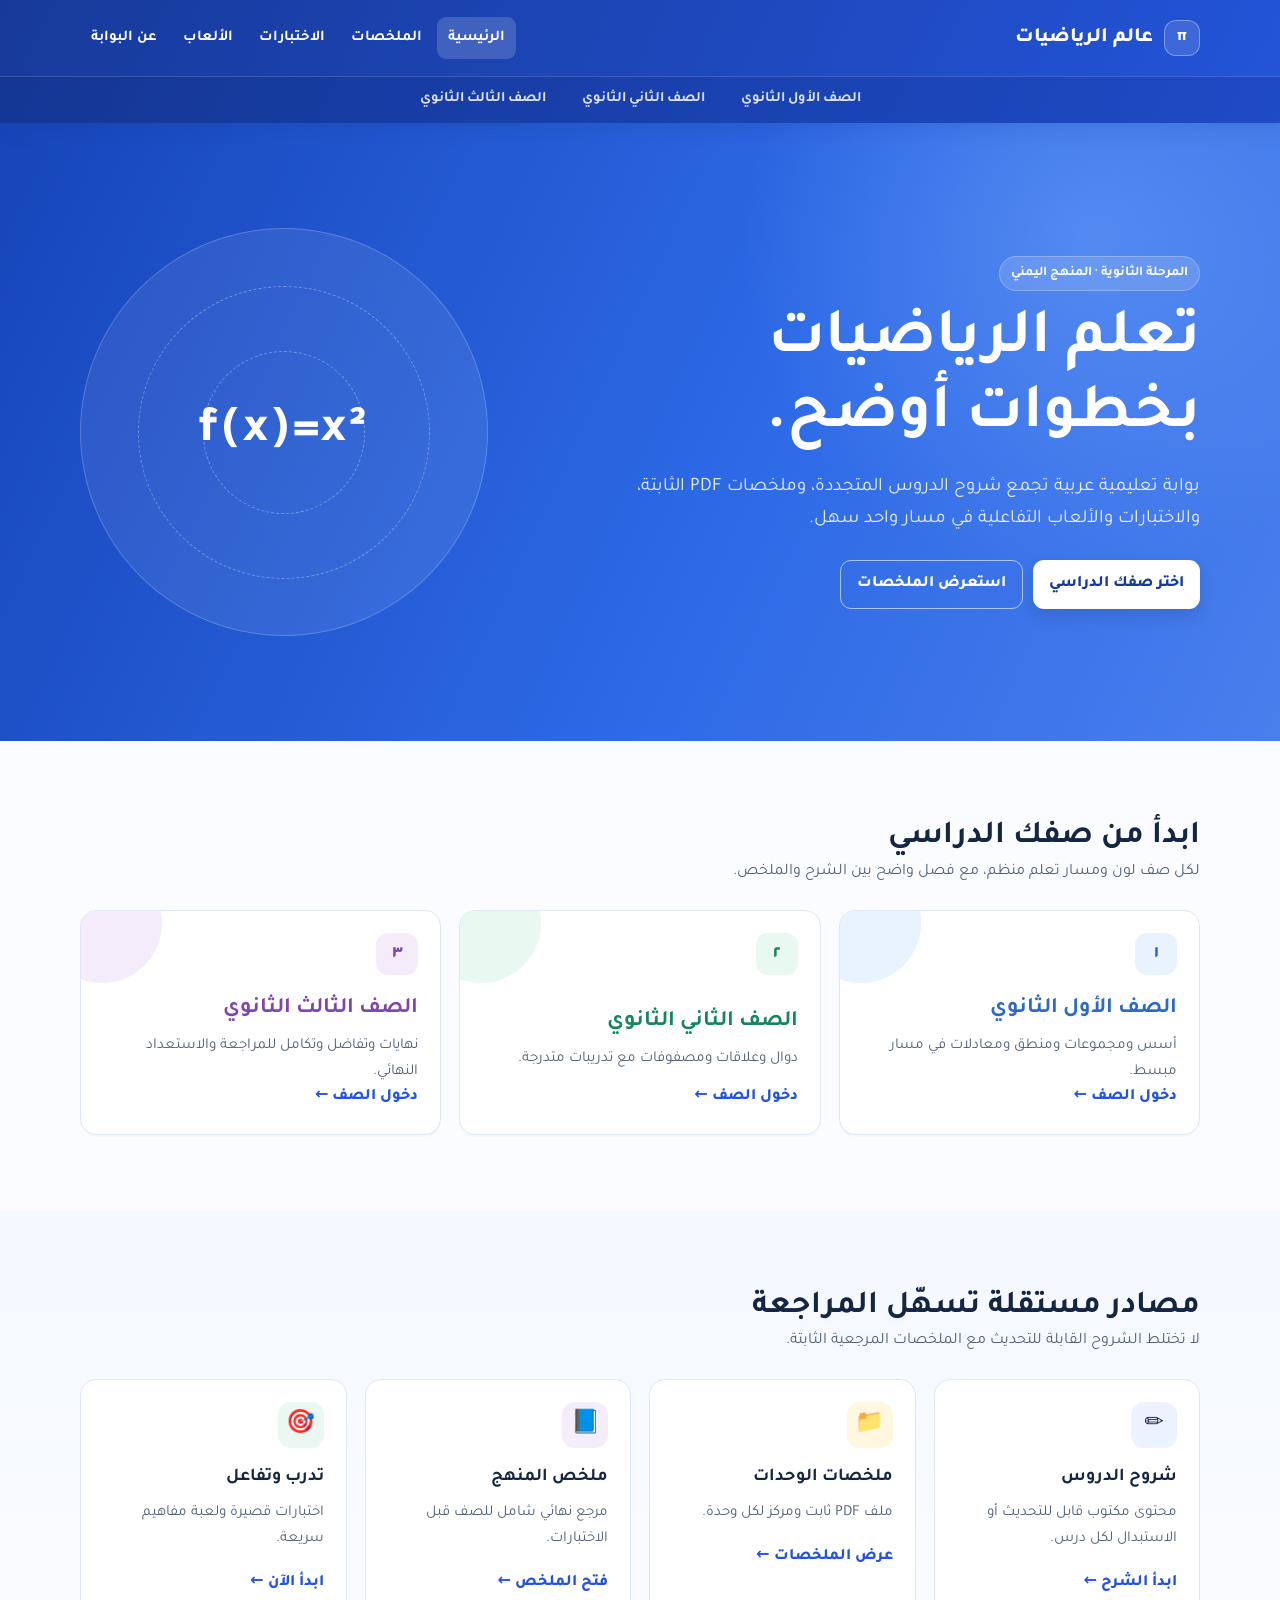
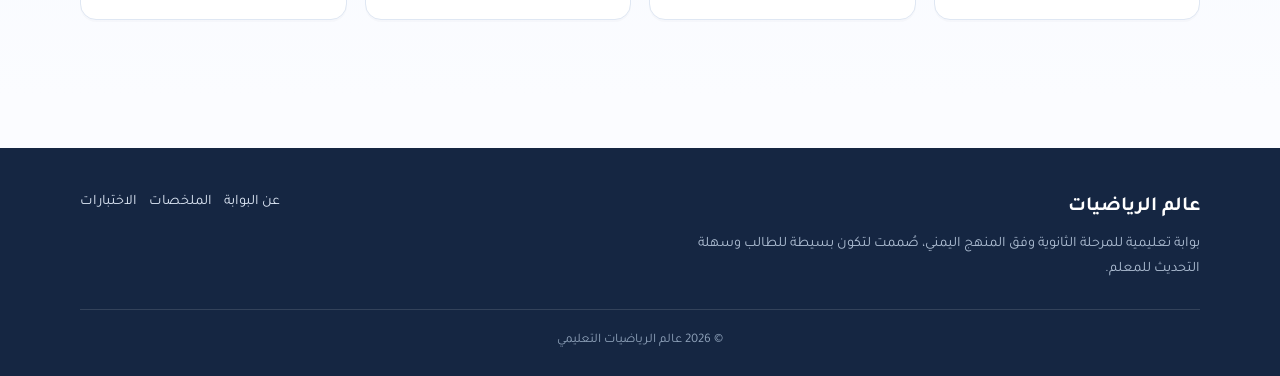
<file: index.html>
<!doctype html>
<html lang="ar" dir="rtl">
  <head>
    <meta charset="utf-8" />
    <meta name="viewport" content="width=device-width, initial-scale=1" />
    <meta name="description" content="بوابة عربية لمادة الرياضيات للمرحلة الثانوية وفق المنهج اليمني." />
    <title>عالم الرياضيات | بوابة المرحلة الثانوية</title>
    <link rel="preconnect" href="https://fonts.googleapis.com" />
    <link rel="preconnect" href="https://fonts.gstatic.com" crossorigin />
    <link href="https://fonts.googleapis.com/css2?family=Tajawal:wght@400;500;700;800&display=swap" rel="stylesheet" />
    <link rel="stylesheet" href="assets/css/style.css" />
  </head>
  <body>
    <a class="skip-link" href="#main">تجاوز إلى المحتوى</a>
    <header class="site-header">
      <div class="container topbar">
        <a class="brand" href="index.html"><span class="brand-mark">π</span>عالم الرياضيات</a>
        <button class="nav-toggle" id="nav-toggle" aria-controls="main-nav" aria-expanded="false" aria-label="فتح القائمة">☰</button>
        <nav class="main-nav" id="main-nav" aria-label="التنقل الرئيسي"><a href="index.html" aria-current="page">الرئيسية</a><a href="summaries.html?grade=first">الملخصات</a><a href="quiz.html?grade=first">الاختبارات</a><a href="game.html?grade=first">الألعاب</a><a href="about.html">عن البوابة</a></nav>
      </div>
      <nav class="grade-nav" aria-label="اختيار الصف"><div class="container"><a href="grade.html?grade=first">الصف الأول الثانوي</a><a href="grade.html?grade=second">الصف الثاني الثانوي</a><a href="grade.html?grade=third">الصف الثالث الثانوي</a></div></nav>
    </header>
    <main id="main">
      <section class="hero">
        <div class="container hero-grid"><div><span class="eyebrow">المرحلة الثانوية · المنهج اليمني</span><h1>تعلم الرياضيات بخطوات أوضح.</h1><p>بوابة تعليمية عربية تجمع شروح الدروس المتجددة، وملخصات PDF الثابتة، والاختبارات والألعاب التفاعلية في مسار واحد سهل.</p><div class="hero-actions"><a class="button button-primary" href="#grades">اختر صفك الدراسي</a><a class="button button-outline" href="summaries.html?grade=first">استعرض الملخصات</a></div></div><div class="hero-orbit" aria-hidden="true"><div class="equation">f(x)=x²</div></div></div>
      </section>
      <section class="section" id="grades"><div class="container"><div class="section-heading"><div><h2>ابدأ من صفك الدراسي</h2><p>لكل صف لون ومسار تعلم منظم، مع فصل واضح بين الشرح والملخص.</p></div></div><div class="grid grade-grid">
        <a class="card grade-card grade-first" href="grade.html#grade=first"><span class="grade-number">١</span><div><h3>الصف الأول الثانوي</h3><p>أسس ومجموعات ومنطق ومعادلات في مسار مبسط.</p></div><span class="text-link">دخول الصف ←</span></a>
        <a class="card grade-card grade-second" href="grade.html#grade=second"><span class="grade-number">٢</span><div><h3>الصف الثاني الثانوي</h3><p>دوال وعلاقات ومصفوفات مع تدريبات متدرجة.</p></div><span class="text-link">دخول الصف ←</span></a>
        <a class="card grade-card grade-third" href="grade.html#grade=third"><span class="grade-number">٣</span><div><h3>الصف الثالث الثانوي</h3><p>نهايات وتفاضل وتكامل للمراجعة والاستعداد النهائي.</p></div><span class="text-link">دخول الصف ←</span></a>
      </div></div></section>
      <section class="section section-tint"><div class="container"><div class="section-heading"><div><h2>مصادر مستقلة تسهّل المراجعة</h2><p>لا تختلط الشروح القابلة للتحديث مع الملخصات المرجعية الثابتة.</p></div></div><div class="grid path-grid">
        <a class="card path-card" href="lesson.html?grade=first"><span class="path-icon">✏️</span><h3>شروح الدروس</h3><p>محتوى مكتوب قابل للتحديث أو الاستبدال لكل درس.</p><span class="text-link">ابدأ الشرح ←</span></a>
        <a class="card path-card" href="summaries.html?grade=first" style="--path-wash:#fff7df"><span class="path-icon">📁</span><h3>ملخصات الوحدات</h3><p>ملف PDF ثابت ومركز لكل وحدة.</p><span class="text-link">عرض الملخصات ←</span></a>
        <a class="card path-card" href="summaries.html?grade=first" style="--path-wash:#f4edfa"><span class="path-icon">📘</span><h3>ملخص المنهج</h3><p>مرجع نهائي شامل للصف قبل الاختبارات.</p><span class="text-link">فتح الملخص ←</span></a>
        <a class="card path-card" href="quiz.html?grade=first" style="--path-wash:#ebf8f1"><span class="path-icon">🎯</span><h3>تدرب وتفاعل</h3><p>اختبارات قصيرة ولعبة مفاهيم سريعة.</p><span class="text-link">ابدأ الآن ←</span></a>
      </div></div></section>
    </main>
    <footer class="site-footer"><div class="container"><div class="footer-grid"><div><h2>عالم الرياضيات</h2><p>بوابة تعليمية للمرحلة الثانوية وفق المنهج اليمني، صُممت لتكون بسيطة للطالب وسهلة التحديث للمعلم.</p></div><nav class="footer-links" aria-label="روابط التذييل"><a href="about.html">عن البوابة</a><a href="summaries.html?grade=first">الملخصات</a><a href="quiz.html?grade=first">الاختبارات</a></nav></div><div class="copyright">© 2026 عالم الرياضيات التعليمي</div></div></footer>
    <div class="toast" id="toast" role="status" aria-live="polite"></div>
    <script src="content/site-data.js"></script><script src="assets/js/app.js"></script>
  </body>
</html>
</file>
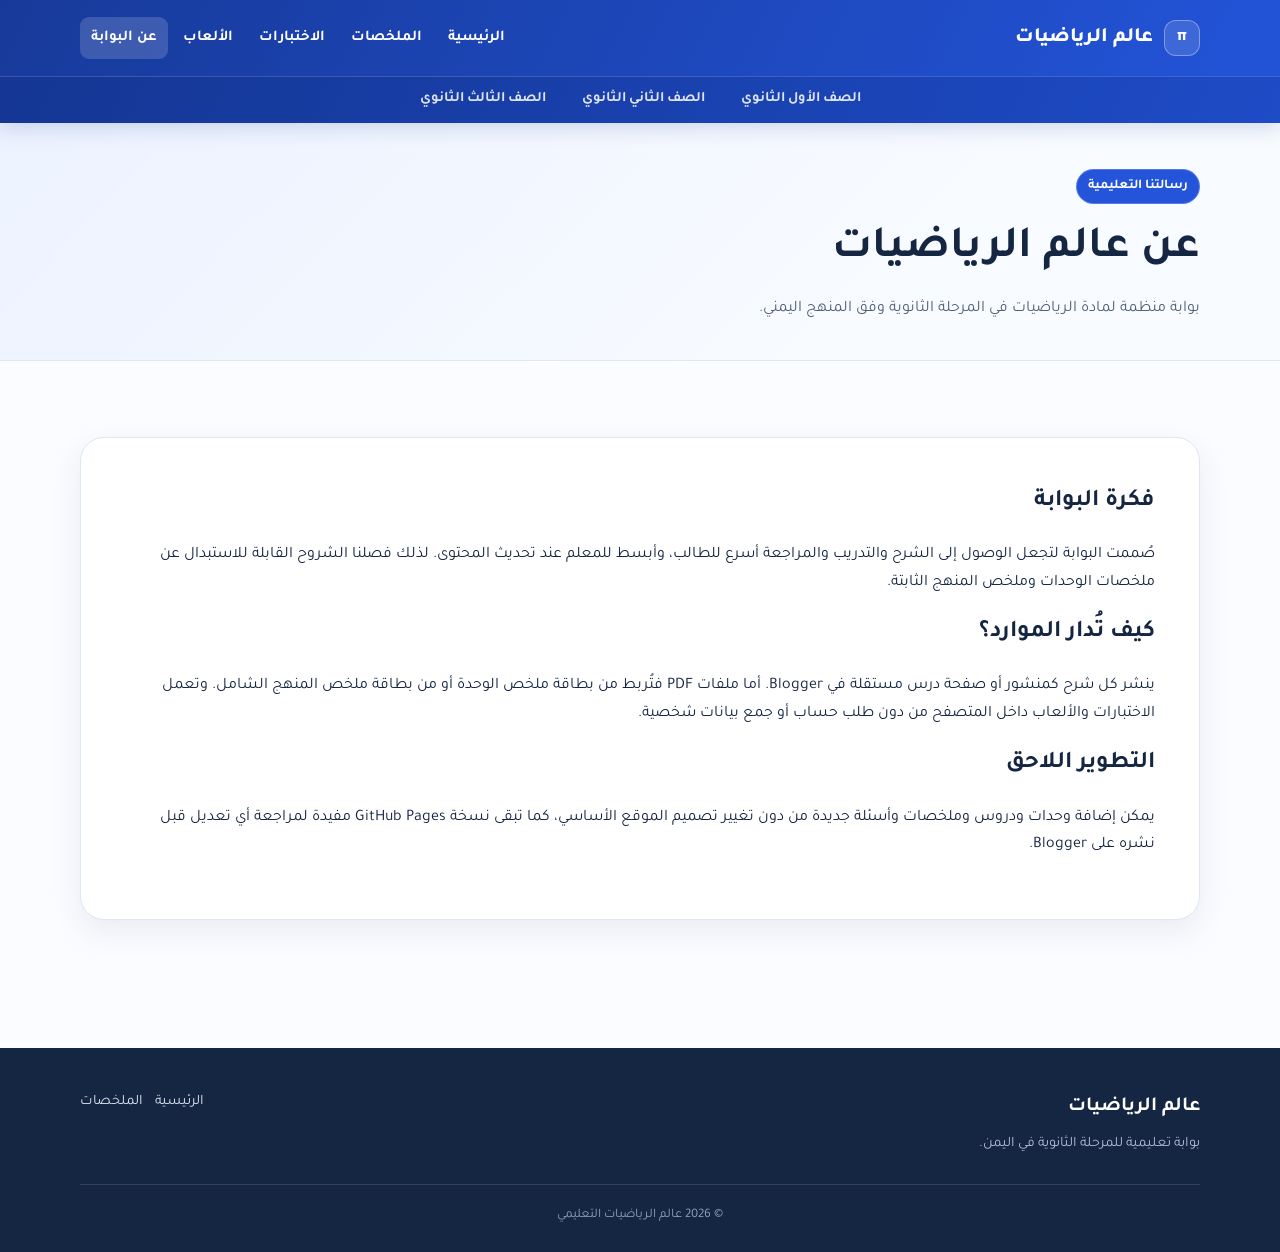
<file: about.html>
<!doctype html><html lang="ar" dir="rtl"><head><meta charset="utf-8" /><meta name="viewport" content="width=device-width, initial-scale=1" /><title>عن البوابة | عالم الرياضيات</title><link rel="preconnect" href="https://fonts.googleapis.com" /><link rel="preconnect" href="https://fonts.gstatic.com" crossorigin /><link href="https://fonts.googleapis.com/css2?family=Tajawal:wght@400;500;700;800&display=swap" rel="stylesheet" /><link rel="stylesheet" href="assets/css/style.css" /></head><body><a class="skip-link" href="#main">تجاوز إلى المحتوى</a><header class="site-header"><div class="container topbar"><a class="brand" href="index.html"><span class="brand-mark">π</span>عالم الرياضيات</a><button class="nav-toggle" id="nav-toggle" aria-controls="main-nav" aria-expanded="false" aria-label="فتح القائمة">☰</button><nav class="main-nav" id="main-nav" aria-label="التنقل الرئيسي"><a href="index.html">الرئيسية</a><a href="summaries.html?grade=first">الملخصات</a><a href="quiz.html?grade=first">الاختبارات</a><a href="game.html?grade=first">الألعاب</a><a href="about.html" aria-current="page">عن البوابة</a></nav></div><nav class="grade-nav" aria-label="اختيار الصف"><div class="container"><a href="grade.html?grade=first">الصف الأول الثانوي</a><a href="grade.html?grade=second">الصف الثاني الثانوي</a><a href="grade.html?grade=third">الصف الثالث الثانوي</a></div></nav></header><main id="main"><section class="page-hero"><div class="container"><span class="eyebrow" style="background:#2354d9;color:#fff">رسالتنا التعليمية</span><h1>عن عالم الرياضيات</h1><p>بوابة منظمة لمادة الرياضيات في المرحلة الثانوية وفق المنهج اليمني.</p></div></section><section class="section"><div class="container"><article class="lesson-content"><h2>فكرة البوابة</h2><p>صُممت البوابة لتجعل الوصول إلى الشرح والتدريب والمراجعة أسرع للطالب، وأبسط للمعلم عند تحديث المحتوى. لذلك فصلنا الشروح القابلة للاستبدال عن ملخصات الوحدات وملخص المنهج الثابتة.</p><h2>كيف تُدار الموارد؟</h2><p>ينشر كل شرح كمنشور أو صفحة درس مستقلة في Blogger. أما ملفات PDF فتُربط من بطاقة ملخص الوحدة أو من بطاقة ملخص المنهج الشامل. وتعمل الاختبارات والألعاب داخل المتصفح من دون طلب حساب أو جمع بيانات شخصية.</p><h2>التطوير اللاحق</h2><p>يمكن إضافة وحدات ودروس وملخصات وأسئلة جديدة من دون تغيير تصميم الموقع الأساسي، كما تبقى نسخة GitHub Pages مفيدة لمراجعة أي تعديل قبل نشره على Blogger.</p></article></div></section></main><footer class="site-footer"><div class="container"><div class="footer-grid"><div><h2>عالم الرياضيات</h2><p>بوابة تعليمية للمرحلة الثانوية في اليمن.</p></div><nav class="footer-links"><a href="index.html">الرئيسية</a><a href="summaries.html?grade=first">الملخصات</a></nav></div><div class="copyright">© 2026 عالم الرياضيات التعليمي</div></div></footer><div class="toast" id="toast" role="status" aria-live="polite"></div><script src="content/site-data.js"></script><script src="assets/js/app.js"></script></body></html>
</file>
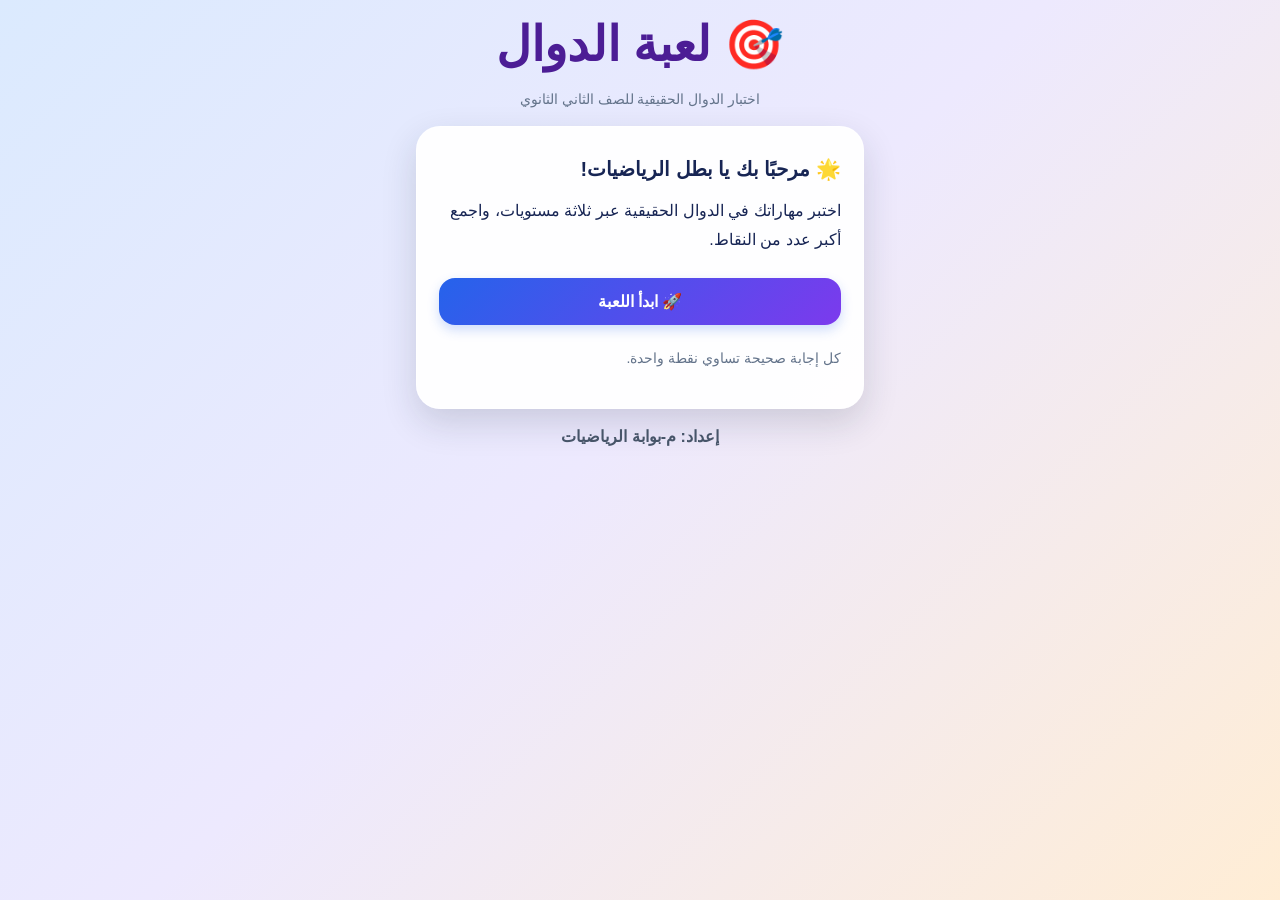
<file: functions-game.html>
<!DOCTYPE html>
<html lang="ar" dir="rtl">
<head>
<meta charset="UTF-8">
<meta name="viewport" content="width=device-width, initial-scale=1.0">
<title>لعبة الدوال</title>
<style>
:root{
  --blue:#2563eb;--purple:#7c3aed;--green:#16a34a;--red:#dc2626;
  --orange:#f97316;--ink:#172554;--muted:#64748b;--white:#fff;
}
*{box-sizing:border-box}
body{
  margin:0;min-height:100vh;font-family:Tahoma,Arial,sans-serif;
  color:var(--ink);background:linear-gradient(135deg,#dbeafe,#ede9fe 48%,#ffedd5);
}
.app{width:min(100%,480px);margin:auto;padding:16px}
.card{
  background:rgba(255,255,255,.94);border:1px solid rgba(255,255,255,.7);
  border-radius:24px;padding:22px;box-shadow:0 14px 35px rgba(30,41,59,.16);
}
header{text-align:center;margin-bottom:14px}
h1{margin:0;font-size:clamp(2rem,9vw,3rem);color:#4c1d95}
h2{margin:8px 0 16px;font-size:1.25rem}
p{line-height:1.8}
.hidden{display:none!important}
button{
  width:100%;border:0;border-radius:16px;padding:14px 12px;margin:7px 0;
  font:inherit;font-weight:700;color:#fff;background:linear-gradient(135deg,var(--blue),var(--purple));
  cursor:pointer;transition:.2s;box-shadow:0 5px 12px rgba(37,99,235,.22);
}
button:hover{transform:translateY(-2px);filter:brightness(1.06)}
button:disabled{cursor:default;opacity:.75;transform:none}
.secondary{background:linear-gradient(135deg,#0f766e,#16a34a)}
.orange{background:linear-gradient(135deg,#ea580c,#f59e0b)}
.light{color:var(--ink);background:#e0e7ff;box-shadow:none}
.levels{display:grid;gap:10px}
.level{padding:17px;border-radius:18px;text-align:right;color:#fff}
.level strong{display:block;font-size:1.1rem;margin-bottom:4px}
.l1{background:linear-gradient(135deg,#2563eb,#06b6d4)}
.l2{background:linear-gradient(135deg,#7c3aed,#db2777)}
.l3{background:linear-gradient(135deg,#ea580c,#eab308)}
.topbar{display:flex;justify-content:space-between;gap:8px;align-items:center;font-weight:bold}
.badge{background:#eef2ff;border-radius:12px;padding:8px 10px;color:#4338ca}
.progress-wrap{margin:16px 0}
.progress-label{display:flex;justify-content:space-between;font-size:.88rem;color:var(--muted)}
.progress{height:13px;background:#e2e8f0;border-radius:20px;overflow:hidden;margin-top:7px}
.progress span{display:block;height:100%;width:0;background:linear-gradient(90deg,#22c55e,#06b6d4,#8b5cf6);transition:.4s}
.question-number{color:#7c3aed;font-weight:bold;margin-top:15px}
.question{font-size:1.12rem;font-weight:bold;line-height:2;margin:12px 0 18px}
.answers{display:grid;gap:9px}
.answers button{margin:0;background:#f8fafc;color:var(--ink);border:2px solid #cbd5e1;box-shadow:none;text-align:right}
.answers button:hover{background:#eef2ff;border-color:#818cf8}
.answers button.correct{background:#dcfce7;border-color:#16a34a;color:#166534}
.answers button.wrong{background:#fee2e2;border-color:#dc2626;color:#991b1b}
.feedback{min-height:74px;text-align:center;margin:15px 0;padding:12px;border-radius:16px;font-weight:bold;line-height:1.8}
.feedback.ok{background:#dcfce7;color:#166534}
.feedback.no{background:#fee2e2;color:#991b1b}
.result{text-align:center}
.score{font-size:2.2rem;color:#7c3aed;font-weight:bold}
.stars{font-size:2rem;letter-spacing:5px}
footer{text-align:center;color:#475569;font-weight:bold;padding:18px 0 4px}
.small{font-size:.88rem;color:var(--muted)}
ul{padding-right:22px;line-height:2}
@media(max-width:360px){.card{padding:16px}.question{font-size:1rem}}
</style>
</head>
<body>
<main class="app">
  <header>
    <h1>🎯 لعبة الدوال</h1>
    <p class="small">اختبار الدوال الحقيقية للصف الثاني الثانوي</p>
  </header>

  <section id="home" class="card">
    <h2>🌟 مرحبًا بك يا بطل الرياضيات!</h2>
    <p>اختبر مهاراتك في الدوال الحقيقية عبر ثلاثة مستويات، واجمع أكبر عدد من النقاط.</p>
    <button id="startBtn">🚀 ابدأ اللعبة</button>
    <p class="small">كل إجابة صحيحة تساوي نقطة واحدة.</p>
  </section>

  <section id="levels" class="card hidden">
    <h2>🧭 اختر المستوى</h2>
    <div class="levels">
      <button class="level l1" data-level="0">
        <strong>المستوى الأول 🟦</strong>
        صح أو خطأ — ١٠ أسئلة
      </button>
      <button class="level l2" data-level="1">
        <strong>المستوى الثاني 🟪</strong>
        اختيار من متعدد — ١٠ أسئلة
      </button>
      <button class="level l3" data-level="2">
        <strong>المستوى الثالث 🟧</strong>
        أسئلة متنوعة — ١٠ أسئلة
      </button>
    </div>
    <button class="light" id="backHome">↩ العودة للبداية</button>
  </section>

  <section id="game" class="card hidden">
    <div class="topbar">
      <span id="levelName">المستوى الأول</span>
      <span class="badge" id="score">نقاطك: ٠</span>
    </div>
    <div class="progress-wrap">
      <div class="progress-label">
        <span id="counter">السؤال ١ من ١٠</span>
        <span id="percent">التقدم: ٠٪</span>
      </div>
      <div class="progress"><span id="progressBar"></span></div>
    </div>
    <div class="question-number" id="questionNumber"></div>
    <div class="question" id="questionText"></div>
    <div class="answers" id="answers"></div>
    <div id="feedback" class="feedback"></div>
    <button id="nextBtn" class="secondary hidden">السؤال التالي ➡️</button>
    <button id="quitBtn" class="light">☰ قائمة المستويات</button>
  </section>

  <section id="result" class="card result hidden">
    <div class="stars" id="stars">⭐</div>
    <h2>🏆 انتهى المستوى!</h2>
    <p id="resultMessage"></p>
    <div class="score" id="finalScore"></div>
    <p id="finalPercent"></p>
    <button id="againBtn">🔁 إعادة المستوى</button>
    <button id="chooseBtn" class="secondary">🧭 اختيار مستوى آخر</button>
  </section>

  <footer>إعداد: م-بوابة الرياضيات</footer>
</main>

<script>
const levels=[
[
{q:"مجموعة تعريف الدالة د(س) = (س² + ٥) / ٧ هي ح.",a:"صح",opts:["صح","خطأ"]},
{q:"الدالة د(س) = ٣ / (س - ٢) يتقاطع منحناها مع محور الصادات عند النقطة (٠ ، -١٫٥).",a:"صح",opts:["صح","خطأ"]},
{q:"مدى الدالة د(س) = -√(س) هو الفترة (-∞ ، ٠].",a:"صح",opts:["صح","خطأ"]},
{q:"إذا كان مجال الدالة د هو ح+ ومجال الدالة ق هو ح، فإن مجال الدالة (د + ق)(س) هو ح+.",a:"صح",opts:["صح","خطأ"]},
{q:"قيمة |-٧| + [٢٫٣] تساوي ٩.",a:"صح",opts:["صح","خطأ"]},
{q:"مجموعة حل المعادلة [س + ٢] = ٥٫٥ هي فاي، أي المجموعة الخالية.",a:"صح",opts:["صح","خطأ"]},
{q:"الدالة د(س) = |س| قابلة لإعادة التعريف كدالة متعددة القواعد عند س = ٠.",a:"صح",opts:["صح","خطأ"]},
{q:"إذا كانت الدالة د زوجية وفردية في آن واحد فإن د(س) = ٠.",a:"صح",opts:["صح","خطأ"]},
{q:"الدالة د(س) = ظا س هي دالة محدودة على مجالها.",a:"خطأ",opts:["صح","خطأ"]},
{q:"الدالة د(س) = ٤ - س تكون تزايدية على كامل مجالها ح.",a:"خطأ",opts:["صح","خطأ"]}
],
[
{q:"مجموعة تعريف الدالة د(س) = ١ / (س² + ٤) هي:",a:"أ",opts:["أ) ح","ب) ح - {-٢ ، ٢}","جـ) ح - {٤}","د) [٢ ، ∞+)"]},
{q:"مدى الدالة د(س) = ٤ - س² هو الفترة:",a:"ب",opts:["أ) [٤ ، ∞+)","ب) (-∞ ، ٤]","جـ) [٠ ، ٤]","د) ح"]},
{q:"إذا كانت د(س) = √(س - ٣) فإن مجموعة التعريف هي:",a:"ب",opts:["أ) (٣ ، ∞+)","ب) [٣ ، ∞+)","جـ) ح - {٣}","د) (-∞ ، ٣]"]},
{q:"إذا كانت د(س) = س + ٣، ق(س) = س - ٣، فإن دالة التركيب (د ∘ ق)(س) تساوي:",a:"أ",opts:["أ) س","ب) س² - ٩","جـ) س + ٦","د) س - ٦"]},
{q:"الدالة العكسية للدالة د(س) = (٢س + ١) / ٣ هي:",a:"أ",opts:["أ) (٣س - ١) / ٢","ب) (٣س + ١) / ٢","جـ) ٣ / (٢س + ١)","د) ٣س - ٢"]},
{q:"مجموعة تعريف الدالة د(س) = (س - ١) / (س² - س) هي:",a:"أ",opts:["أ) ح - {٠ ، ١}","ب) ح - {١}","جـ) ح - {٠}","د) ح"]},
{q:"إذا كانت د(س) = س³ دالة تقابل، فإن دالتها العكسية د⁻¹(س) هي:",a:"أ",opts:["أ) ∛(س)","ب) س²","جـ) ١ / س³","د) -س³"]},
{q:"مدى الدالة د(س) = |س| + ٣ هو:",a:"أ",opts:["أ) [٣ ، ∞+)","ب) ح","جـ) [٠ ، ٣]","د) (٣ ، ∞+)"]},
{q:"مجموعة تعريف الدالة د(س) = ٧ / √(س² - ٩) هي:",a:"ب",opts:["أ) [-٣ ، ٣]","ب) ح - [-٣ ، ٣]","جـ) ح - (-٣ ، ٣)","د) (٣ ، ∞+)"]},
{q:"إذا كانت د(س) = ٢س، ق(س) = ٣س، فإن قيمة (د ∘ ق)(١) تساوي:",a:"أ",opts:["أ) ٦","ب) ٥","جـ) ٢","د) ٣"]}
],
[
{q:"الدالة د(س) = √(س) + ٢ يكون مداها:",a:"أ",opts:["أ) [٢ ، ∞+)","ب) [٠ ، ∞+)","جـ) ح","د) [٠ ، ٢]"]},
{q:"مجموعة حل المعادلة |س - ١| = ٣ هي:",a:"ب",opts:["أ) {٤}","ب) {٤ ، -٢}","جـ) {-٤ ، ٢}","د) {٢}"]},
{q:"قيمة الصحيح [-٢٫١] تساوي:",a:"ب",opts:["أ) -٢","ب) -٣","جـ) -٢٫١","د) ٣"]},
{q:"طول درجة دالة الصحيح د(س) = [٠٫٥س - ٣] يساوي:",a:"أ",opts:["أ) ٢","ب) ٠٫٥","جـ) ٣","د) ٤"]},
{q:"إعادة تعريف الدالة د(س) = |س + ٤| لجميع قيم س < -٤ هي:",a:"ب",opts:["أ) س + ٤","ب) -س - ٤","جـ) س - ٤","د) -س + ٤"]},
{q:"حل المعادلة |س| + س = ٠ يكون لكل س تنتمي لـ:",a:"ب",opts:["أ) ح+","ب) (-∞ ، ٠]","جـ) ح","د) {٠}"]},
{q:"مجموعة حل المعادلة [٢س] = ٤ هي الفترة:",a:"ب",opts:["أ) [٢ ، ٣)","ب) [٢ ، ٢٫٥)","جـ) [٢ ، ٤)","د) {٢}"]},
{q:"دالة الصحيح د(س) = [س] تعتبر دالة:",a:"جـ",opts:["أ) زوجية","ب) فردية","جـ) درجية","د) دورية"]},
{q:"أي من الدوال التالية تعتبر دالة زوجية؟",a:"أ",opts:["أ) د(س) = س⁴ + س²","ب) د(س) = س³ + س","جـ) د(س) = س + جتا س","د) د(س) = س جا س + س"]},
{q:"الدالة د(س) = جتا س دالة زوجية متماثلة حول:",a:"ب",opts:["أ) محور السينات","ب) محور الصادات","جـ) نقطة الأصل","د) المستقيم ص = س"]}
]
];

const names=["المستوى الأول","المستوى الثاني","المستوى الثالث"];
let levelIndex=0,questionIndex=0,score=0,answered=false;

const $=id=>document.getElementById(id);
const sections=["home","levels","game","result"];
function show(id){sections.forEach(x=>$(x).classList.toggle("hidden",x!==id));}
function arabic(n){return String(n).replace(/\d/g,d=>"٠١٢٣٤٥٦٧٨٩"[d]);}

$("startBtn").onclick=()=>show("levels");
$("backHome").onclick=()=>show("home");
$("quitBtn").onclick=()=>show("levels");
$("chooseBtn").onclick=()=>show("levels");
$("againBtn").onclick=()=>startLevel(levelIndex);

document.querySelectorAll(".level").forEach(btn=>{
  btn.onclick=()=>startLevel(Number(btn.dataset.level));
});

function startLevel(index){
  levelIndex=index;questionIndex=0;score=0;show("game");renderQuestion();
}
function renderQuestion(){
  const item=levels[levelIndex][questionIndex];
  answered=false;
  $("levelName").textContent=names[levelIndex];
  $("questionNumber").textContent=`السؤال ${arabic(questionIndex+1)}`;
  $("counter").textContent=`السؤال ${arabic(questionIndex+1)} من ${arabic(levels[levelIndex].length)}`;
  const percent=Math.round(questionIndex/levels[levelIndex].length*100);
  $("percent").textContent=`التقدم: ${arabic(percent)}٪`;
  $("progressBar").style.width=percent+"%";
  $("score").textContent=`نقاطك: ${arabic(score)}`;
  $("questionText").textContent=item.q;
  $("feedback").className="feedback";
  $("feedback").textContent="";
  $("nextBtn").classList.add("hidden");
  const box=$("answers");box.innerHTML="";
  item.opts.forEach(option=>{
    const b=document.createElement("button");
    b.textContent=option;b.onclick=()=>checkAnswer(b,option,item.a);
    box.appendChild(b);
  });
}
function checkAnswer(button,choice,correct){
  if(answered)return;
  answered=true;
  const buttons=[...$("answers").children];
  buttons.forEach(b=>b.disabled=true);
  const ok=choice===correct;
  if(ok){score++;button.classList.add("correct");}
  else{
    button.classList.add("wrong");
    buttons.find(b=>b.textContent===correct)?.classList.add("correct");
  }
  const feedback=$("feedback");
  feedback.className="feedback "+(ok?"ok":"no");
  feedback.innerHTML=ok
    ?"✅ 🎉 ممتاز! إجابة رائعة، أحسنت!"
    :`❌ حاول مرة أخرى!<br>الإجابة الصحيحة هي: ${correct}`;
  $("score").textContent=`نقاطك: ${arabic(score)}`;
  $("nextBtn").textContent=questionIndex===levels[levelIndex].length-1?"🏆 عرض النتيجة":"السؤال التالي ➡️";
  $("nextBtn").classList.remove("hidden");
}
$("nextBtn").onclick=()=>{
  if(questionIndex<levels[levelIndex].length-1){questionIndex++;renderQuestion();}
  else showResult();
};
function showResult(){
  show("result");
  const total=levels[levelIndex].length;
  const percent=Math.round(score/total*100);
  $("finalScore").textContent=`${arabic(score)} من ${arabic(total)} نقطة`;
  $("finalPercent").textContent=`نسبة الإنجاز: ${arabic(percent)}٪`;
  $("stars").textContent=percent>=80?"🌟🏆🌟":percent>=50?"⭐👏⭐":"💪⭐💪";
  $("resultMessage").textContent=percent>=80
    ?"ممتاز جدًا! لقد أبدعت في الدوال الحقيقية 🎉"
    :percent>=50
    ?"أداء جميل! راجع بعض الأفكار وحاول مرة أخرى 😊"
    :"لا تستسلم! التدريب المستمر يقودك إلى التفوق 💪";
}
</script>
</body>
</html>
</file>
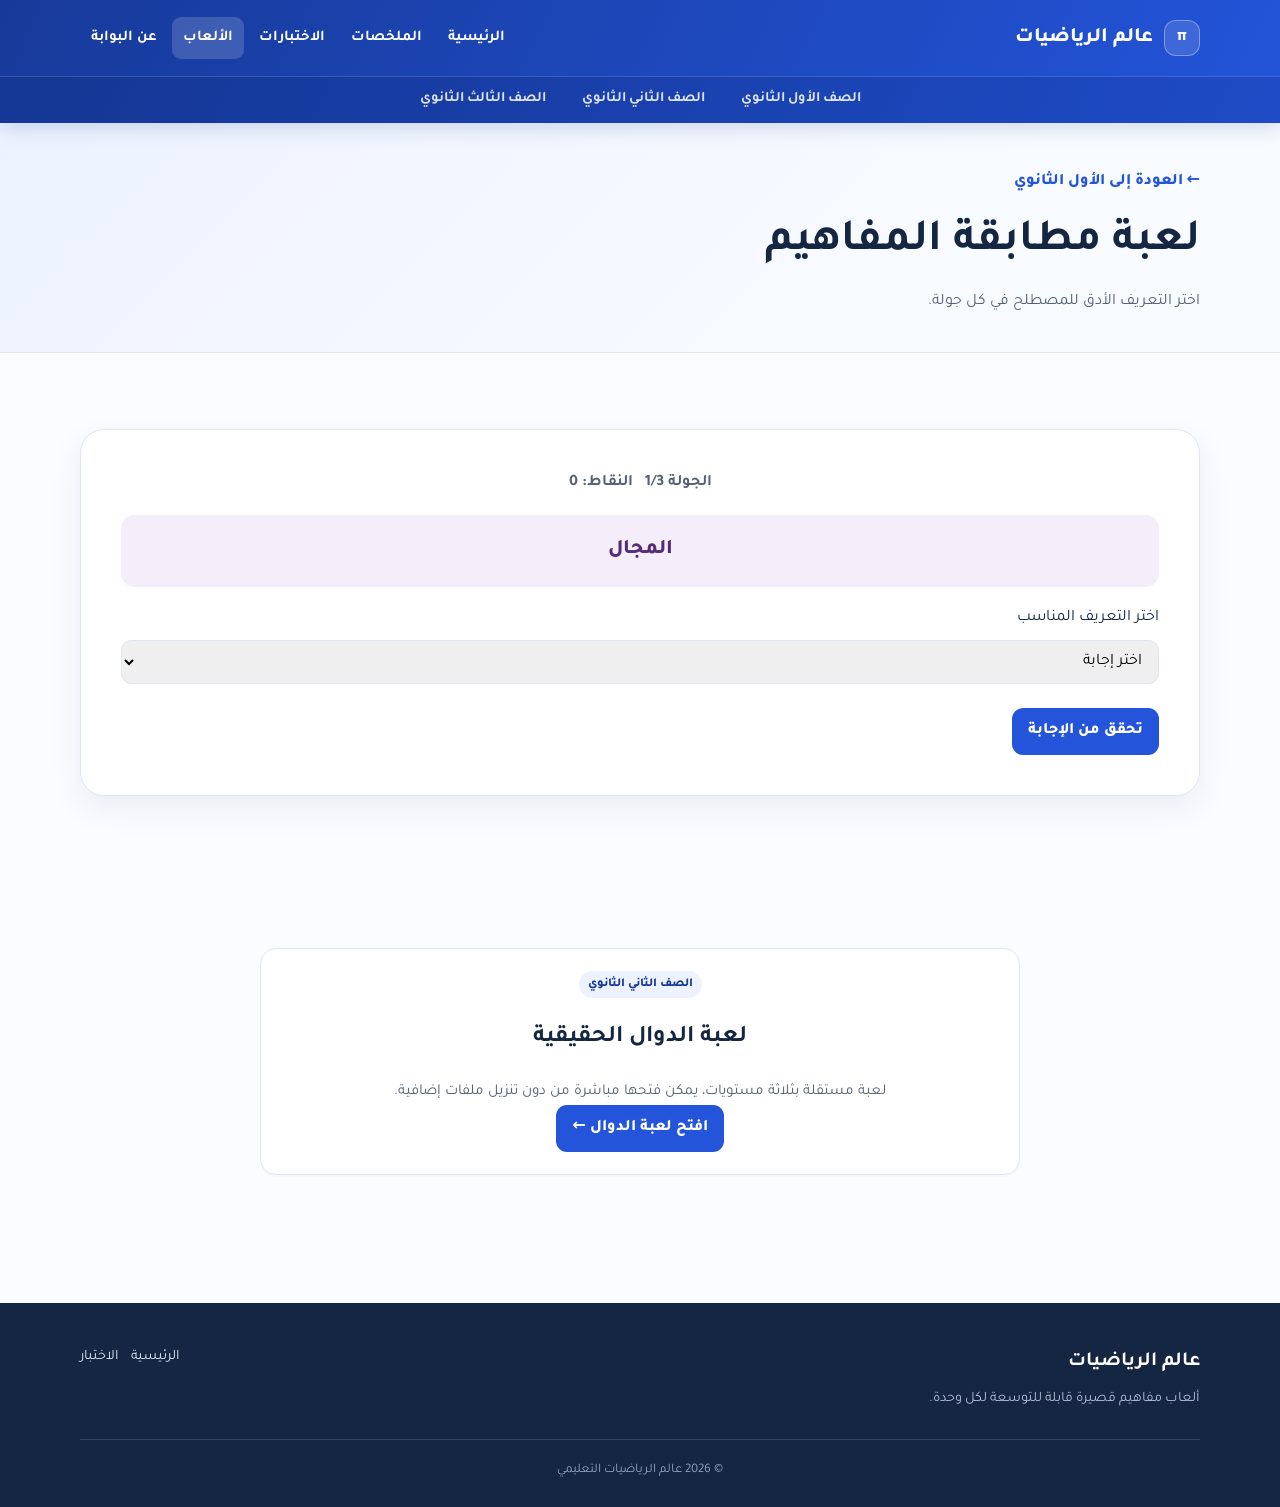
<file: game.html>
<!doctype html><html lang="ar" dir="rtl"><head><meta charset="utf-8" /><meta name="viewport" content="width=device-width, initial-scale=1" /><title>لعبة تفاعلية | عالم الرياضيات</title><link rel="preconnect" href="https://fonts.googleapis.com" /><link rel="preconnect" href="https://fonts.gstatic.com" crossorigin /><link href="https://fonts.googleapis.com/css2?family=Tajawal:wght@400;500;700;800&display=swap" rel="stylesheet" /><link rel="stylesheet" href="assets/css/style.css" /></head><body><a class="skip-link" href="#game-page">تجاوز إلى المحتوى</a><header class="site-header"><div class="container topbar"><a class="brand" href="index.html"><span class="brand-mark">π</span>عالم الرياضيات</a><button class="nav-toggle" id="nav-toggle" aria-controls="main-nav" aria-expanded="false" aria-label="فتح القائمة">☰</button><nav class="main-nav" id="main-nav" aria-label="التنقل الرئيسي"><a href="index.html">الرئيسية</a><a href="summaries.html?grade=first">الملخصات</a><a href="quiz.html?grade=first">الاختبارات</a><a href="game.html?grade=first" aria-current="page">الألعاب</a><a href="about.html">عن البوابة</a></nav></div><nav class="grade-nav" aria-label="اختيار الصف"><div class="container"><a href="grade.html?grade=first">الصف الأول الثانوي</a><a href="grade.html?grade=second">الصف الثاني الثانوي</a><a href="grade.html?grade=third">الصف الثالث الثانوي</a></div></nav></header><div id="game-page"></div><section class="section"><div class="container"><div class="card" style="max-width:760px;margin:0 auto;text-align:center"><span class="tag">الصف الثاني الثانوي</span><h2>لعبة الدوال الحقيقية</h2><p>لعبة مستقلة بثلاثة مستويات، يمكن فتحها مباشرة من دون تنزيل ملفات إضافية.</p><a class="button button-solid" href="functions-game.html">افتح لعبة الدوال ←</a></div></div></section><footer class="site-footer"><div class="container"><div class="footer-grid"><div><h2>عالم الرياضيات</h2><p>ألعاب مفاهيم قصيرة قابلة للتوسعة لكل وحدة.</p></div><nav class="footer-links"><a href="index.html">الرئيسية</a><a href="quiz.html?grade=first">الاختبار</a></nav></div><div class="copyright">© 2026 عالم الرياضيات التعليمي</div></div></footer><div class="toast" id="toast" role="status" aria-live="polite"></div><script src="content/site-data.js"></script><script src="assets/js/app.js"></script></body></html>
</file>
<file: assets/css/style.css>
:root {
  --ink: #152642;
  --ink-soft: #526176;
  --paper: #fbfcff;
  --panel: #ffffff;
  --line: #dfe7f3;
  --blue: #2354d9;
  --blue-deep: #173a9a;
  --blue-wash: #ecf2ff;
  --green: #16865b;
  --green-wash: #ebf8f1;
  --violet: #7e45aa;
  --violet-wash: #f4edfa;
  --gold: #b97b08;
  --gold-wash: #fff7df;
  --danger: #bd343c;
  --radius-lg: 24px;
  --radius-md: 16px;
  --shadow: 0 12px 32px rgba(25, 54, 104, 0.08);
  --ease-out: cubic-bezier(0.23, 1, 0.32, 1);
}

* { box-sizing: border-box; }
html { scroll-behavior: smooth; }
body { margin: 0; background: var(--paper); color: var(--ink); font-family: "Tajawal", system-ui, sans-serif; line-height: 1.7; }
button, input, select { font: inherit; }
button, a { -webkit-tap-highlight-color: transparent; }
a { color: inherit; text-decoration: none; }
button { border: 0; cursor: pointer; }
.container { width: min(1120px, calc(100% - 32px)); margin-inline: auto; }
.skip-link { position: absolute; top: -100%; right: 16px; background: #fff; color: var(--blue-deep); padding: 8px 14px; border-radius: 8px; z-index: 10; }
.skip-link:focus { top: 12px; }

.site-header { background: linear-gradient(115deg, var(--blue-deep), var(--blue)); color: #fff; box-shadow: 0 4px 20px rgba(20, 55, 135, .18); position: relative; z-index: 4; }
.topbar { min-height: 76px; display: flex; align-items: center; justify-content: space-between; gap: 16px; }
.brand { display: inline-flex; align-items: center; gap: 11px; font-weight: 800; font-size: 1.28rem; white-space: nowrap; }
.brand-mark { width: 36px; height: 36px; border: 1px solid rgba(255,255,255,.35); background: rgba(255,255,255,.13); display: grid; place-items: center; border-radius: 12px; font-size: 1.1rem; }
.nav-toggle { display: none; background: transparent; color: #fff; font-size: 1.5rem; padding: 7px; }
.main-nav { display: flex; align-items: center; gap: 4px; }
.main-nav a { border-radius: 9px; font-size: .94rem; font-weight: 700; padding: 8px 11px; transition: background .16s var(--ease-out), transform .16s var(--ease-out); }
.main-nav a:hover, .main-nav a[aria-current="page"] { background: rgba(255,255,255,.16); }
.main-nav a:active, .button:active { transform: scale(.97); }
.grade-nav { border-top: 1px solid rgba(255,255,255,.16); background: rgba(6, 35, 110, .18); }
.grade-nav .container { display: flex; justify-content: center; gap: clamp(8px, 4vw, 32px); overflow-x: auto; }
.grade-nav a { display: inline-block; font-size: .9rem; font-weight: 700; padding: 10px 2px; white-space: nowrap; opacity: .86; border-bottom: 2px solid transparent; }
.grade-nav a:hover { opacity: 1; border-color: #fff; }

.hero { color: #fff; overflow: hidden; background: radial-gradient(circle at 85% 18%, rgba(132, 179, 255, .37), transparent 29%), linear-gradient(115deg, #1745ba, #2d6ae6 58%, #497eed); padding: clamp(58px, 10vw, 105px) 0; }
.hero-grid { align-items: center; display: grid; grid-template-columns: 1.25fr .75fr; gap: 32px; }
.eyebrow { display: inline-flex; align-items: center; gap: 7px; border-radius: 999px; background: rgba(255,255,255,.14); border: 1px solid rgba(255,255,255,.23); color: inherit; font-size: .84rem; font-weight: 700; padding: 5px 11px; }
.hero h1 { font-size: clamp(2.1rem, 5vw, 4rem); line-height: 1.18; margin: 14px 0 16px; }
.hero p { color: rgba(255,255,255,.88); font-size: clamp(1rem, 2vw, 1.18rem); margin: 0; max-width: 610px; }
.hero-actions { display: flex; flex-wrap: wrap; gap: 10px; margin-top: 24px; }
.hero-orbit { aspect-ratio: 1; background: rgba(255,255,255,.08); border: 1px solid rgba(255,255,255,.2); border-radius: 50%; display: grid; min-height: 220px; place-items: center; position: relative; }
.hero-orbit::before, .hero-orbit::after { border: 1px dashed rgba(255,255,255,.33); border-radius: 50%; content: ""; position: absolute; inset: 14%; }
.hero-orbit::after { inset: 30%; }
.equation { color: #fff; font-size: clamp(1.65rem, 5vw, 3.2rem); font-weight: 800; letter-spacing: 2px; z-index: 1; direction: ltr; }

.page-hero { background: linear-gradient(135deg, var(--blue-wash), #f8fbff 72%); border-bottom: 1px solid var(--line); padding: 46px 0 36px; }
.page-hero h1 { font-size: clamp(1.8rem, 4vw, 2.8rem); margin: 8px 0; }
.page-hero p { color: var(--ink-soft); margin: 0; }
.section { padding: clamp(44px, 7vw, 76px) 0; }
.section-tint { background: linear-gradient(180deg, #f4f8ff 0, var(--paper) 100%); }
.section-heading { align-items: end; display: flex; justify-content: space-between; gap: 16px; margin-bottom: 24px; }
.section-heading h2 { font-size: clamp(1.4rem, 3vw, 2rem); line-height: 1.3; margin: 0; }
.section-heading p { color: var(--ink-soft); margin: 0; max-width: 570px; }
.text-link { color: var(--blue); font-weight: 800; white-space: nowrap; }
.text-link:hover { text-decoration: underline; }

.grid { display: grid; gap: 18px; }
.grade-grid { grid-template-columns: repeat(3, 1fr); }
.path-grid { grid-template-columns: repeat(4, 1fr); }
.content-grid { grid-template-columns: repeat(3, 1fr); }
.two-grid { grid-template-columns: repeat(2, 1fr); }
.card { background: var(--panel); border: 1px solid var(--line); border-radius: var(--radius-md); box-shadow: 0 2px 0 rgba(20, 41, 80, .02); padding: 22px; transition: box-shadow .18s var(--ease-out), transform .18s var(--ease-out), border-color .18s var(--ease-out); }
a.card:hover { border-color: var(--card-accent, var(--blue)); box-shadow: var(--shadow); transform: translateY(-4px); }
.card:focus-visible, .button:focus-visible, a:focus-visible, select:focus-visible { outline: 3px solid rgba(45,106,230,.38); outline-offset: 3px; }
.grade-card { min-height: 208px; display: flex; flex-direction: column; justify-content: space-between; position: relative; overflow: hidden; }
.grade-card::after { background: var(--card-wash); border-radius: 50%; content: ""; height: 120px; left: -39px; position: absolute; top: -48px; width: 120px; }
.grade-card > * { position: relative; z-index: 1; }
.grade-number { align-items: center; background: var(--card-wash); border-radius: 12px; color: var(--card-accent); display: inline-flex; font-size: 1.08rem; font-weight: 800; height: 42px; justify-content: center; width: 42px; }
.grade-card h3 { color: var(--card-accent); font-size: 1.38rem; margin: 16px 0 4px; }
.grade-card p, .card p { color: var(--ink-soft); font-size: .95rem; margin: 0; }
.grade-first { --card-accent: #2d69c7; --card-wash: #e9f2ff; }
.grade-second { --card-accent: #16865b; --card-wash: #e9f8f0; }
.grade-third { --card-accent: #8046a9; --card-wash: #f4ecfb; }

.path-card { min-height: 190px; position: relative; }
.path-icon { align-items: center; background: var(--path-wash, var(--blue-wash)); border-radius: 13px; display: inline-flex; font-size: 1.45rem; height: 46px; justify-content: center; width: 46px; }
.path-card h3 { margin: 14px 0 7px; font-size: 1.13rem; }
.path-card .text-link { display: inline-block; margin-top: 18px; }
.summary-card { border-top: 4px solid var(--summary-accent, var(--gold)); }
.summary-card .card-meta, .lesson-meta { color: var(--summary-accent, var(--gold)); font-size: .78rem; font-weight: 800; }
.lesson-card { border-top: 4px solid var(--blue); display: flex; flex-direction: column; min-height: 240px; }
.lesson-card h3 { font-size: 1.2rem; margin: 12px 0 7px; }
.lesson-card .text-link { margin-top: auto; padding-top: 18px; }
.note { background: var(--gold-wash); border-right: 4px solid var(--gold); border-radius: 8px; color: #6c4a09; margin: 22px 0; padding: 14px 16px; }
.lesson-content { background: #fff; border: 1px solid var(--line); border-radius: var(--radius-lg); box-shadow: var(--shadow); padding: clamp(22px, 4vw, 44px); }
.lesson-content h2 { font-size: 1.5rem; margin-top: 0; }
.math-example { background: var(--blue-wash); border-radius: 14px; color: var(--blue-deep); direction: ltr; font-size: 1.25rem; font-weight: 800; margin: 18px 0; padding: 16px; text-align: center; }

.button { align-items: center; border-radius: 11px; display: inline-flex; font-weight: 800; gap: 8px; justify-content: center; min-height: 44px; padding: 10px 16px; transition: transform .16s var(--ease-out), box-shadow .16s var(--ease-out), background .16s var(--ease-out); }
.button-primary { background: #fff; color: var(--blue-deep); box-shadow: 0 8px 17px rgba(0,0,0,.11); }
.button-primary:hover { box-shadow: 0 11px 22px rgba(0,0,0,.16); }
.button-outline { background: transparent; border: 1px solid rgba(255,255,255,.58); color: #fff; }
.button-solid { background: var(--blue); color: #fff; }
.button-soft { background: var(--blue-wash); color: var(--blue-deep); }
.button-success { background: var(--green); color: #fff; }
.button[disabled] { cursor: not-allowed; opacity: .55; }
.tag { background: var(--blue-wash); border-radius: 999px; color: var(--blue-deep); display: inline-flex; font-size: .76rem; font-weight: 800; padding: 3px 9px; }
.empty-message { border: 1px dashed #c6d5e8; border-radius: var(--radius-md); color: var(--ink-soft); padding: 24px; text-align: center; }

.quiz-shell, .game-shell { background: #fff; border: 1px solid var(--line); border-radius: var(--radius-lg); box-shadow: var(--shadow); overflow: hidden; }
.quiz-progress { background: #e8effa; height: 7px; }
.quiz-progress > div { background: var(--blue); height: 100%; transition: width .25s var(--ease-out); width: 0; }
.quiz-body, .game-body { padding: clamp(22px, 4vw, 40px); }
.question-number { color: var(--blue); font-size: .85rem; font-weight: 800; }
.question-title { font-size: clamp(1.35rem, 3vw, 1.8rem); line-height: 1.5; margin: 12px 0 22px; }
.answers { display: grid; gap: 10px; }
.answer { background: #fff; border: 1px solid var(--line); border-radius: 12px; color: var(--ink); padding: 13px 16px; text-align: right; transition: border .16s var(--ease-out), background .16s var(--ease-out), transform .16s var(--ease-out); }
.answer:hover { background: var(--blue-wash); border-color: #b8d1ff; }
.answer.correct { background: var(--green-wash); border-color: #74c7a4; color: #106c48; }
.answer.wrong { background: #fff0f0; border-color: #edaaaa; color: var(--danger); }
.feedback { border-radius: 10px; display: none; margin-top: 18px; padding: 12px; }
.feedback.show { display: block; }
.feedback.good { background: var(--green-wash); color: #106c48; }
.feedback.bad { background: #fff0f0; color: var(--danger); }
.result-box { text-align: center; }
.result-score { color: var(--blue); font-size: 3rem; font-weight: 800; line-height: 1; }
.game-prompt { background: var(--violet-wash); border-radius: 14px; color: #552d77; font-size: 1.3rem; font-weight: 800; margin: 18px 0; padding: 18px; text-align: center; }
.score-strip { display: flex; gap: 12px; justify-content: center; color: var(--ink-soft); font-weight: 700; }

.site-footer { background: var(--ink); color: #dce6f4; margin-top: 52px; padding: 42px 0 24px; }
.footer-grid { display: flex; justify-content: space-between; gap: 24px; }
.site-footer h2 { color: #fff; font-size: 1.25rem; margin: 0 0 8px; }
.site-footer p { color: #aebed3; font-size: .9rem; margin: 0; max-width: 520px; }
.footer-links { display: flex; flex-wrap: wrap; gap: 12px; align-content: start; }
.footer-links a { color: #dce6f4; font-size: .9rem; }
.footer-links a:hover { color: #fff; text-decoration: underline; }
.copyright { border-top: 1px solid rgba(255,255,255,.13); color: #8ea1b9; font-size: .82rem; margin-top: 28px; padding-top: 20px; text-align: center; }
.toast { background: #142747; border-radius: 12px; bottom: 20px; box-shadow: 0 12px 32px rgba(0,0,0,.2); color: #fff; left: 50%; max-width: calc(100% - 32px); opacity: 0; padding: 12px 16px; pointer-events: none; position: fixed; transform: translate(-50%, 18px); transition: opacity .2s var(--ease-out), transform .2s var(--ease-out); width: max-content; z-index: 20; }
.toast.show { opacity: 1; transform: translate(-50%, 0); }

@media (max-width: 760px) {
  .topbar { min-height: 66px; }
  .brand { font-size: 1.08rem; }
  .nav-toggle { display: inline-flex; }
  .main-nav { background: var(--blue-deep); display: none; left: 0; padding: 10px 16px 16px; position: absolute; right: 0; top: 66px; flex-direction: column; align-items: stretch; }
  .main-nav.open { display: flex; }
  .main-nav a { padding: 10px 8px; }
  .grade-nav .container { justify-content: flex-start; }
  .hero-grid { grid-template-columns: 1fr; }
  .hero-orbit { display: none; }
  .grade-grid, .content-grid, .two-grid { grid-template-columns: 1fr; }
  .path-grid { grid-template-columns: repeat(2, 1fr); }
  .section-heading, .footer-grid { align-items: flex-start; flex-direction: column; }
  .section-heading { margin-bottom: 19px; }
}

@media (max-width: 410px) { .path-grid { grid-template-columns: 1fr; } .hero-actions .button { width: 100%; } }
@media (prefers-reduced-motion: reduce) { *, *::before, *::after { scroll-behavior: auto !important; transition-duration: .01ms !important; } }
</file>
